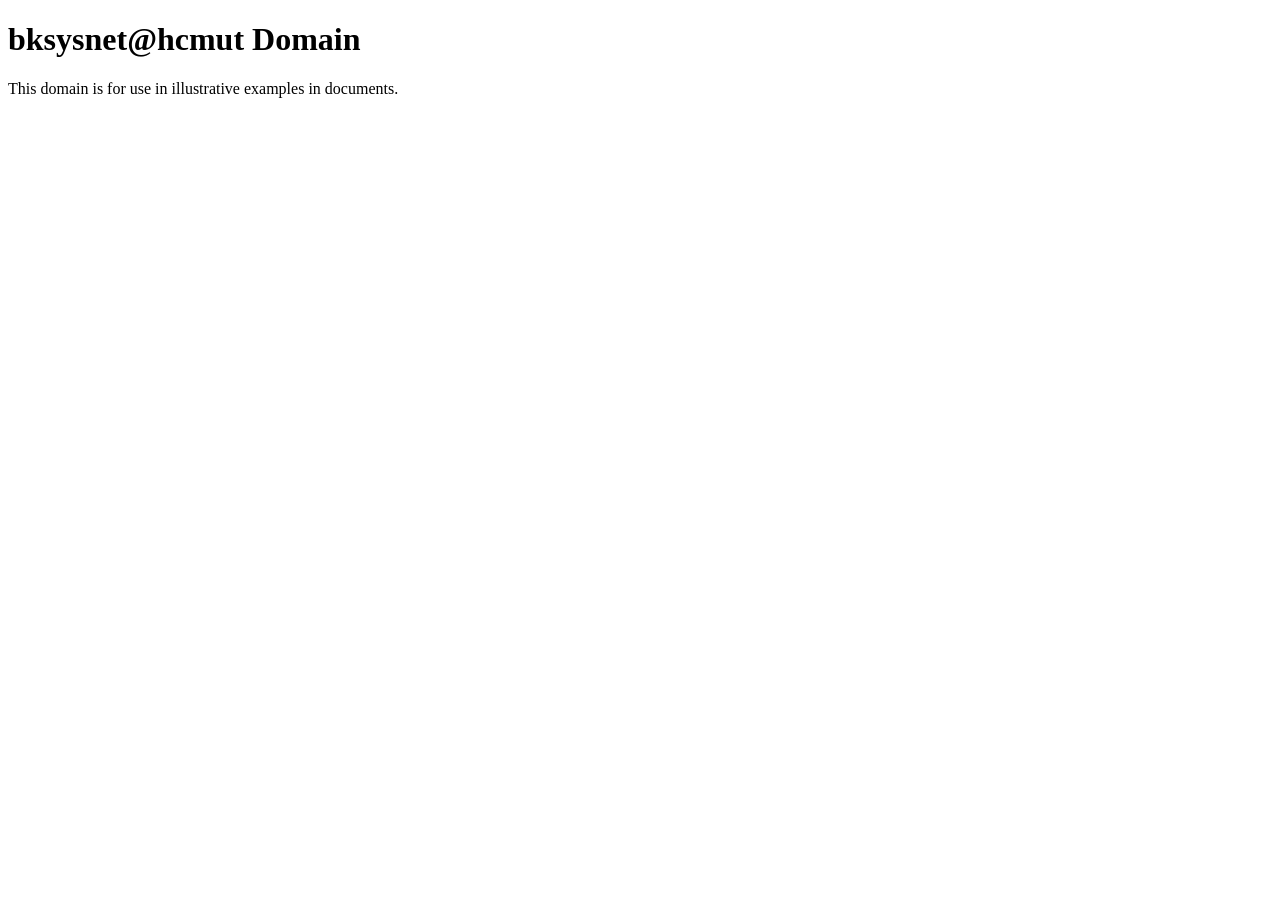
<file: www/index.html>
<!doctype html>
<html>
<head>
    <title>bksysnet@hcmut welcome</title>

</head>

<body>
<div>
    <h1>bksysnet@hcmut  Domain</h1>
    <p>This domain is for use in illustrative examples in documents.
    </p>
  
</div>
</body>
</html>
</file>
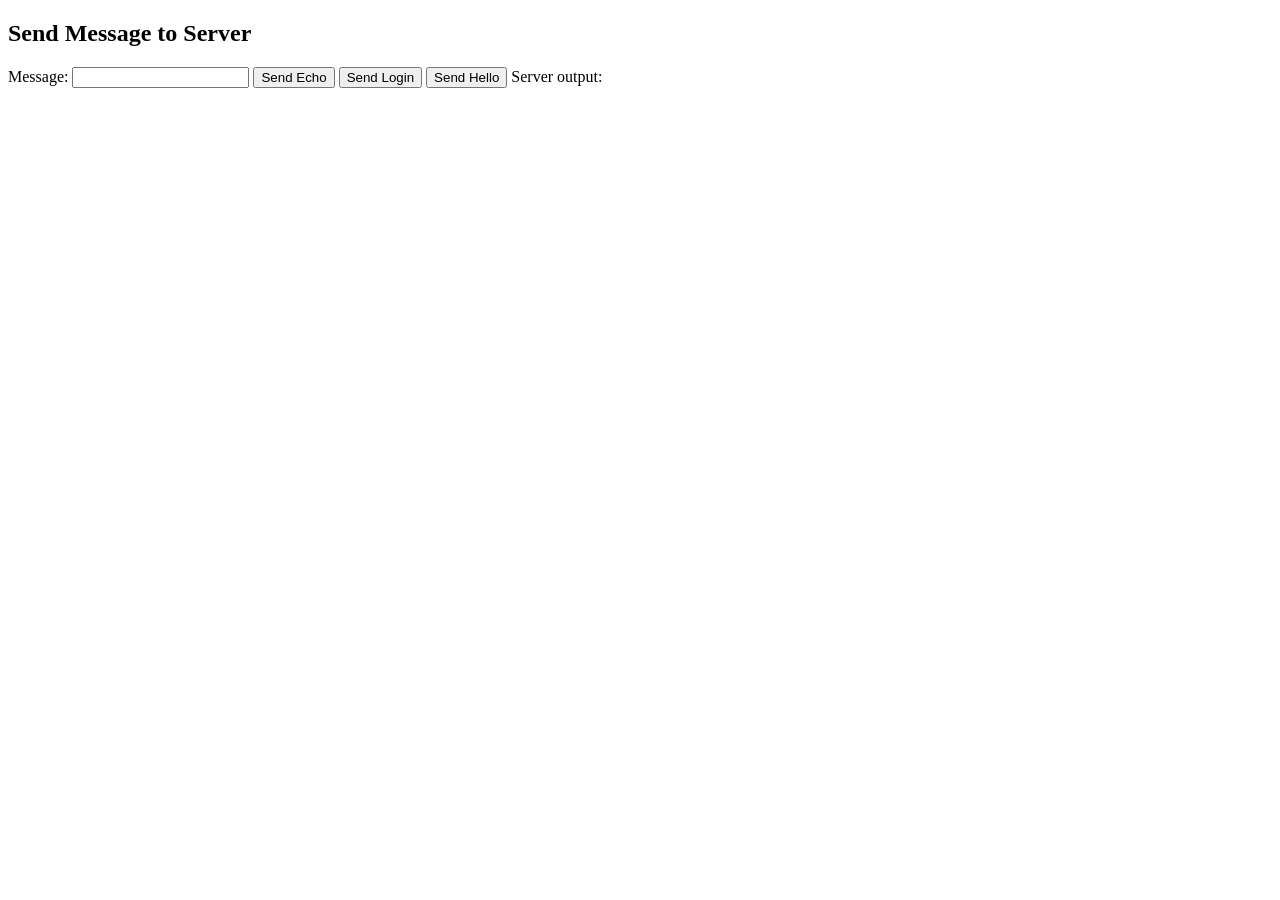
<file: www/form.html>
<!DOCTYPE html>
<html lang="en">
<head>
  <meta charset="UTF-8">
  <title>Simple RESTful HTTP form</title>

  <script>
    async function sendEcho() {
      const message = document.getElementById("msg").value;

      // Example: POST request to /echo endpoint
      try {
        const response = await fetch("/echo", {
            method: "POST",
            headers: {
              "Content-Type": "application/json"
            },
            body: JSON.stringify({ text: message })
         });

        if (!response.ok) {
            throw new Error("HTTP error " + response.status);
        }

        const result = await response.text();
        document.getElementById("response").textContent = "Server replied: " + result;
      } catch (err) {
        document.getElementById("response").textContent = "Request failed: " + err.message;
      }
    }


    async function sendLogin() {
      const message = document.getElementById("msg").value;

      // Example: POST request to /login endpoint
      try {
        const response = await fetch("/login", {
            method: "POST",
            headers: {
              "Content-Type": "application/json"
            },
            body: JSON.stringify({ text: message })
         });

        if (!response.ok) {
            throw new Error("HTTP error " + response.status);
        }

        const result = await response.text();
        document.getElementById("response").textContent = "Server replied: " + result;
      } catch (err) {
        document.getElementById("response").textContent = "Request failed: " + err.message;
      }
    }

    async function sendHello() {
      const message = document.getElementById("msg").value;

      // Example: PUT request to /hello endpoint
      try {
        const response = await fetch("/hello", {
            method: "PUT",
            headers: {
              "Content-Type": "application/json"
            },
            body: JSON.stringify({ text: message })
         });

        if (!response.ok) {
            throw new Error("HTTP error " + response.status);
        }

        const result = await response.text();
        document.getElementById("response").textContent = "Server replied: " + result;
      } catch (err) {
        document.getElementById("response").textContent = "Request failed: " + err.message;
      }
    }
   </script>

</head>
<body>
  <h2>Send Message to Server</h2>

  <!-- Input field -->
  <label for="msg">Message:</label>
  <input type="text" id="msg">
  <button onclick="sendEcho()">Send Echo</button>
  <button onclick="sendLogin()">Send Login</button>
  <button onclick="sendHello()">Send Hello</button>

  <!-- Output area -->
  <label for="output">Server output:</label>
  <p id="response"></p>
</body>
</html>
</file>
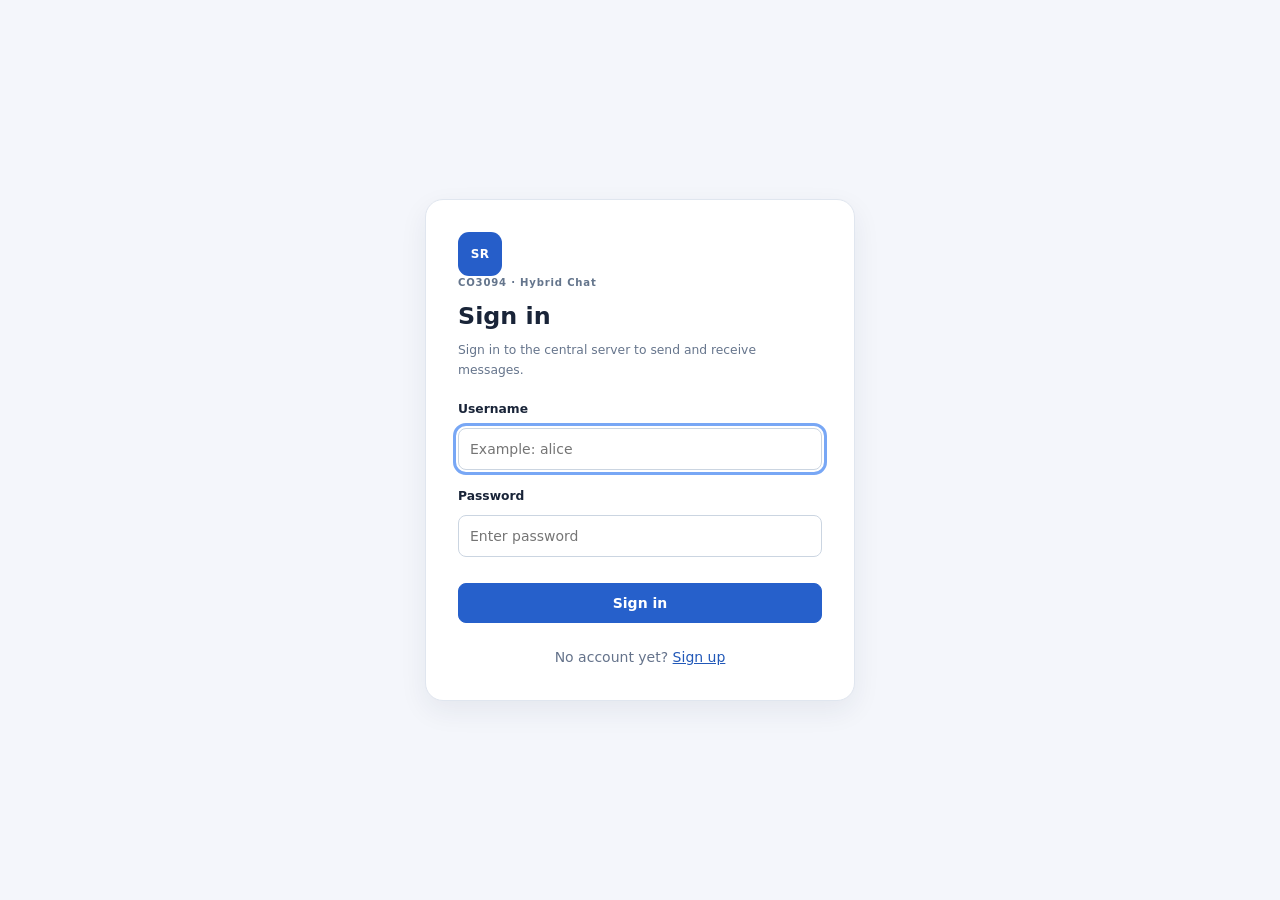
<file: www/login.html>
<!doctype html>
<html lang="en">
<head>
  <meta charset="utf-8">
  <meta name="viewport" content="width=device-width, initial-scale=1">
  <title>Sign in | StreapRous Chat</title>
  <link rel="stylesheet" href="/static/css/chat.css">
  <script src="/static/js/auth.js" defer></script>
</head>
<body class="auth-page" data-auth-page="login">
  <main class="auth-card" aria-labelledby="authTitle">
    <div class="auth-icon" aria-hidden="true">SR</div>
    <p class="eyebrow">CO3094 · Hybrid Chat</p>
    <h1 id="authTitle">Sign in</h1>
    <p class="subtle">Sign in to the central server to send and receive messages.</p>
    <p id="authStatus" class="status-line" role="status" aria-live="polite"></p>
    <form id="authForm" autocomplete="on">
      <label for="username">Username</label>
      <input id="username" name="username" autocomplete="username" minlength="3" maxlength="32" required autofocus placeholder="Example: alice">
      <label for="password">Password</label>
      <input id="password" name="password" type="password" autocomplete="current-password" required placeholder="Enter password">
      <button id="authSubmit" type="submit" class="button primary wide">Sign in</button>
    </form>
    <p class="auth-switch">No account yet? <a href="/register.html">Sign up</a></p>
  </main>
</body>
</html>
</file>
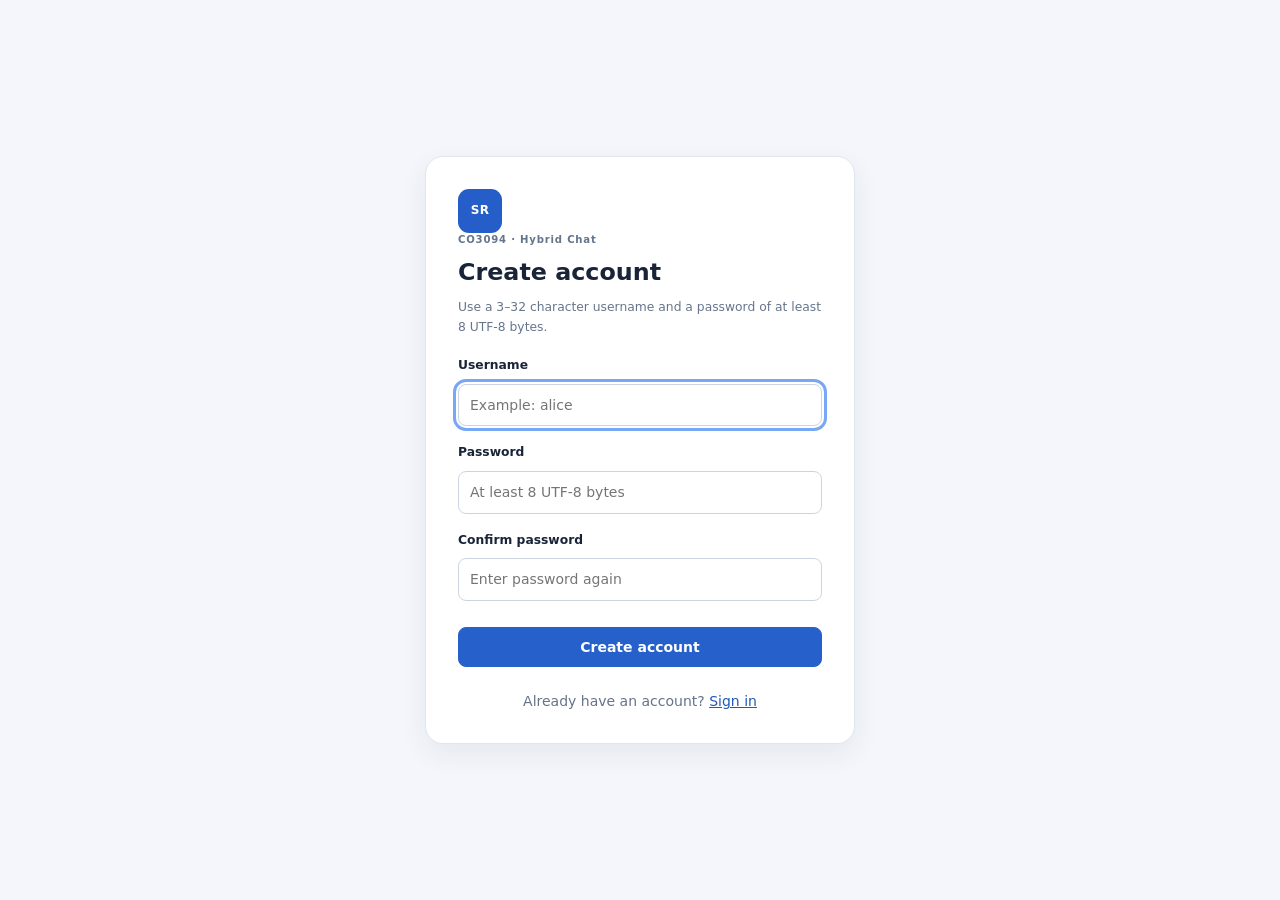
<file: www/register.html>
<!doctype html>
<html lang="en">
<head>
  <meta charset="utf-8">
  <meta name="viewport" content="width=device-width, initial-scale=1">
  <title>Sign up | StreapRous Chat</title>
  <link rel="stylesheet" href="/static/css/chat.css">
  <script src="/static/js/auth.js" defer></script>
</head>
<body class="auth-page" data-auth-page="register">
  <main class="auth-card" aria-labelledby="authTitle">
    <div class="auth-icon" aria-hidden="true">SR</div>
    <p class="eyebrow">CO3094 · Hybrid Chat</p>
    <h1 id="authTitle">Create account</h1>
    <p class="subtle">Use a 3–32 character username and a password of at least 8 UTF-8 bytes.</p>
    <p id="authStatus" class="status-line" role="status" aria-live="polite"></p>
    <form id="authForm" autocomplete="on">
      <label for="username">Username</label>
      <input id="username" name="username" autocomplete="username" minlength="3" maxlength="32" pattern="[A-Za-z0-9][A-Za-z0-9_.-]{2,31}" title="3–32 characters: letters, digits, period, underscore, or dash" required autofocus placeholder="Example: alice">
      <label for="password">Password</label>
      <input id="password" name="password" type="password" autocomplete="new-password" required placeholder="At least 8 UTF-8 bytes">
      <label for="confirmPassword">Confirm password</label>
      <input id="confirmPassword" name="confirmPassword" type="password" autocomplete="new-password" required placeholder="Enter password again">
      <button id="authSubmit" type="submit" class="button primary wide">Create account</button>
    </form>
    <p class="auth-switch">Already have an account? <a href="/login.html">Sign in</a></p>
  </main>
</body>
</html>
</file>
<file: static/css/chat.css>
:root {
  color-scheme:light;
  font-family:system-ui,-apple-system,"Segoe UI",Roboto,sans-serif;
  font-size:14px;
  line-height:1.45;
  background:#f4f6fb;
  color:#192438
}

* {
  box-sizing:border-box
}

body {
  margin:0
}

button,input,select,textarea {
  font:inherit
}

button {
  cursor:pointer
}

button:disabled {
  cursor:not-allowed;
  opacity:.48
}

a {
  color:#2158b8
}

a:hover {
  text-decoration:none
}

:focus-visible {
  outline:3px solid #78a7f5;
  outline-offset:2px
}

h1,h2,p {
  margin:0
}

h1 {
  font-size:1.22rem
}

h2 {
  font-size:1rem
}

small,.subtle {
  color:#66758c
}

.subtle {
  font-size:.88rem
}

.eyebrow {
  font-size:.72rem;
  letter-spacing:.08em;
  font-weight:750;
  color:#64758c;
  margin-bottom:4px
}

.sr-only {
  position:absolute;
  width:1px;
  height:1px;
  padding:0;
  margin:-1px;
  overflow:hidden;
  clip:rect(0,0,0,0);
  white-space:nowrap;
  border:0
}

.button {
  border:1px solid #cdd6e5;
  background:#fff;
  color:#21324a;
  padding:9px 13px;
  border-radius:8px;
  font-weight:600;
  white-space:nowrap;
  min-height:38px
}

.button:hover:not(:disabled) {
  background:#f1f5fc
}

.button.primary {
  border-color:#2660cb;
  background:#2660cb;
  color:#fff
}

.button.primary:hover:not(:disabled) {
  background:#174fae
}

.button.quiet {
  background:transparent
}

.button.small {
  padding:6px 10px;
  font-size:.82rem;
  min-height:32px
}

.button.wide {
  width:100%
}

input:not([type=checkbox]),textarea {
  background:#fff;
  border:1px solid #cbd5e1;
  border-radius:8px;
  padding:10px 11px;
  min-width:0;
  width:100%;
  color:#1c2a3b
}

textarea {
  resize:vertical;
  min-height:60px;
  max-height:180px
}

label {
  font-weight:600;
  font-size:.88rem
}

.auth-page {
  min-height:100vh;
  display:grid;
  place-items:center;
  padding:24px
}

.auth-card {
  width:min(100%,430px);
  border:1px solid #e0e6ef;
  box-shadow:0 10px 28px #1b2c4712;
  background:white;
  border-radius:18px;
  padding:32px
}

.auth-card h1 {
  font-size:1.7rem;
  margin:8px 0
}

.auth-card .subtle {
  line-height:1.6;
  margin-bottom:20px
}

.auth-icon,.brand-mark {
  display:grid;
  place-items:center;
  font-size:12px;
  font-weight:800;
  letter-spacing:.02em;
  color:white;
  background:#265ec9;
  border-radius:11px;
  width:44px;
  height:44px
}

.auth-card form {
  display:grid;
  gap:9px
}

.auth-card input {
  margin-bottom:9px
}

.auth-card .button {
  margin-top:8px
}

.auth-switch {
  text-align:center;
  margin-top:24px;
  color:#65738b
}

.status-line:not(:empty) {
  padding:10px 12px;
  margin:0 0 16px;
  border-radius:8px;
  background:#eef4ff;
  color:#2652a3
}

.status-line[data-kind=error] {
  background:#fff0f0;
  color:#af2935
}

.status-line[data-kind=success] {
  background:#eaf7ed;
  color:#267746
}

.chat-page {
  min-height:100vh;
  padding:18px
}

.app-shell {
  max-width:1420px;
  height:calc(100vh - 36px);
  min-height:660px;
  margin:auto;
  background:#fff;
  border:1px solid #dfe5ef;
  border-radius:14px;
  box-shadow:0 10px 30px #19385912;
  display:grid;
  grid-template-rows:auto minmax(0,1fr);
  overflow:hidden
}

.app-header {
  padding:14px 20px;
  display:flex;
  align-items:center;
  justify-content:space-between;
  gap:12px;
  border-bottom:1px solid #e6ebf3
}

.brand {
  display:flex;
  align-items:center;
  gap:11px
}

.brand strong,.brand small {
  display:block
}

.brand strong {
  font-size:1.08rem
}

.brand small {
  font-size:.75rem
}

.brand-mark {
  width:39px;
  height:39px
}

.header-right {
  display:flex;
  align-items:center;
  gap:10px;
  flex-wrap:wrap
}

.user-chip {
  display:inline-flex;
  align-items:center;
  gap:8px;
  font-size:.84rem;
  border-radius:30px;
  padding:6px 10px;
  background:#f1f4f9;
  color:#44546d
}

.connection-indicator {
  width:9px;
  height:9px;
  border-radius:50%;
  display:inline-block;
  background:#a0a8b5;
  flex:none
}

.connection-indicator[data-kind=online] {
  background:#28a153
}

.connection-indicator[data-kind=offline] {
  background:#d04444
}

.app-layout {
  display:grid;
  grid-template-columns:minmax(275px,320px) minmax(0,1fr);
  min-height:0
}

.sidebar {
  border-right:1px solid #e3e9f1;
  display:flex;
  flex-direction:column;
  min-height:0;
  background:#fafbfd
}

.side-section {
  padding:16px;
  border-bottom:1px solid #e3e9f1;
  display:flex;
  flex-direction:column;
  gap:11px;
  min-height:0;
  max-height:50%
}

.channel-section {
  flex:1;
  max-height:none
}

.section-heading {
  display:flex;
  align-items:center;
  justify-content:space-between;
  gap:5px
}

.item-list {
  overflow:auto;
  min-height:65px;
  display:flex;
  flex-direction:column;
  gap:5px
}

.item-button {
  width:100%;
  border:1px solid transparent;
  text-align:left;
  background:transparent;
  border-radius:8px;
  padding:10px 11px;
  display:flex;
  align-items:center;
  justify-content:space-between;
  gap:6px;
  color:#21324a
}

.item-button:hover {
  background:#eaf1fc
}

.item-button[aria-current=true] {
  border-color:#c3d6fa;
  background:#e6efff
}

.item-main {
  display:flex;
  flex-direction:column;
  align-items:flex-start;
  gap:2px;
  overflow:hidden
}

.item-main strong {
  overflow:hidden;
  white-space:nowrap;
  text-overflow:ellipsis;
  max-width:100%;
  font-size:.92rem
}

.item-main small {
  color:#687992;
  font-size:.76rem
}

.pill {
  font-size:.68rem;
  padding:3px 6px;
  background:#ecf0f6;
  border-radius:12px;
  white-space:nowrap
}

.pill.green {
  background:#e5f5e9;
  color:#276b40
}

.inline-form {
  display:flex;
  gap:6px
}

.inline-form input {
  flex:1
}

.inline-form button {
  flex:0
}

.channel-form {
  display:grid;
  gap:8px;
  padding-top:8px;
  border-top:1px solid #e3e9f1
}

.checkline {
  font-weight:400;
  display:flex;
  align-items:center;
  gap:7px
}

.empty-small {
  padding:10px;
  color:#73829a;
  font-size:.86rem
}

.chat-main {
  display:grid;
  grid-template-rows:auto minmax(0,1fr) auto;
  min-height:0
}

.conversation-header {
  padding:18px 22px;
  display:flex;
  align-items:flex-start;
  justify-content:space-between;
  gap:16px;
  border-bottom:1px solid #e6ebf3
}

.conversation-identity {
  min-width:0
}

.conversation-identity h1 {
  overflow-wrap:anywhere;
  margin-bottom:3px
}

.conversation-actions {
  display:flex;
  flex-wrap:wrap;
  gap:6px;
  justify-content:flex-end
}

.messages {
  padding:20px 22px;
  overflow:auto;
  background:#fff;
  display:flex;
  flex-direction:column;
  gap:12px;
  min-height:0
}

.empty-chat {
  margin:auto;
  color:#8b99ad;
  text-align:center;
  max-width:300px
}

.message {
  max-width:min(78%,620px);
  align-self:flex-start;
  min-width:110px
}

.message.mine {
  align-self:flex-end
}

.message-meta {
  display:flex;
  gap:7px;
  align-items:center;
  margin-bottom:4px;
  color:#718096;
  font-size:.73rem
}

.message.mine .message-meta {
  justify-content:flex-end
}

.message-body {
  border-radius:12px 12px 12px 3px;
  padding:11px 13px;
  background:#eef2f8;
  white-space:pre-wrap;
  overflow-wrap:anywhere
}

.message.mine .message-body {
  color:#fff;
  background:#2660cb;
  border-radius:12px 12px 3px 12px
}

.compose-area {
  padding:14px 22px 16px;
  border-top:1px solid #e3e9f1
}

.compose-form {
  display:flex;
  gap:10px;
  align-items:flex-end
}

.compose-form textarea {
  flex:1
}

.notice {
  color:#446080
}

.notice[data-kind=error] {
  color:#ad3038
}

.notice[data-kind=success] {
  color:#247243
}

.invite-dialog {
  border:1px solid #d9e1ef;
  border-radius:12px;
  padding:22px;
  width:min(92vw,400px);
  box-shadow:0 12px 40px #0003
}

.invite-dialog::backdrop {
  background:#13213a80
}

.invite-dialog form {
  display:grid;
  gap:12px
}

.invite-dialog select {
  min-width:0;
  width:100%;
  padding:9px 10px;
  border:1px solid #cfd7e5;
  border-radius:6px
}

.dialog-actions {
  display:flex;
  justify-content:flex-end;
  gap:8px
}

@media(max-width:840px) {
  .chat-page {
    padding:0
  }

  .app-shell {
    height:100dvh;
    min-height:0;
    border:0;
    border-radius:0
  }

  .app-layout {
    grid-template-columns:250px minmax(0,1fr)
  }

  .app-header {
    padding:10px
  }

  .brand small {
    display:none
  }

  .conversation-header {
    padding:14px
  }

  .messages {
    padding:14px
  }

  .compose-area {
    padding:11px
  }

}

@media(max-width:650px) {
  .app-shell {
    height:auto;
    min-height:100dvh;
    overflow:visible
  }

  .app-layout {
    display:flex;
    flex-direction:column;
    min-height:auto
  }

  .sidebar {
    border-right:0;
    border-bottom:1px solid #e4eaf3;
    display:grid;
    grid-template-columns:1fr 1fr;
    gap:0;
    max-height:none
  }

  .side-section,.channel-section {
    padding:12px;
    max-height:none;
    border-bottom:0;
    min-height:190px
  }

  .side-section:first-child {
    border-right:1px solid #e4eaf3
  }

  .item-list {
    max-height:180px
  }

  .chat-main {
    min-height:56vh;
    grid-template-rows:auto minmax(260px,1fr) auto
  }

  .conversation-header {
    flex-direction:column
  }

  .conversation-actions {
    justify-content:flex-start
  }

  .messages {
    max-height:50vh
  }

  .app-header {
    flex-wrap:wrap
  }

  .header-right {
    gap:5px
  }

}

@media(max-width:420px) {
  .sidebar {
    grid-template-columns:1fr
  }

  .side-section:first-child {
    border-right:0;
    border-bottom:1px solid #e4eaf3
  }

  .inline-form {
    flex-wrap:wrap
  }

  .inline-form button {
    flex:1
  }

  .message {
    max-width:92%
  }

}

.attach-button {
  font-size:1.25rem;
  min-width:42px;
  padding:7px;
  line-height:1.3
}

.attach-button[hidden] {
  display:none
}

.file-message {
  display:flex;
  flex-direction:column;
  align-items:flex-start;
  gap:5px;
  min-width:180px
}

.file-name {
  max-width:100%;
  overflow-wrap:anywhere
}

.file-size,.file-status {
  font-size:.76rem;
  opacity:.8
}

.file-message progress {
  width:100%;
  height:8px
}

.file-download {
  margin-top:5px
}

.compose-area .notice:not([hidden]) {
  margin-top:8px;
  font-size:.8rem
}

.compose-area .notice[hidden] {
  display:none
}

.invite-dialog:not([open]) {
  display:none
}

.invite-dialog[open] {
  display:block;
  position:fixed;
  top:50%;
  left:50%;
  transform:translate(-50%,-50%);
  margin:0;
  z-index:20
}
</file>
